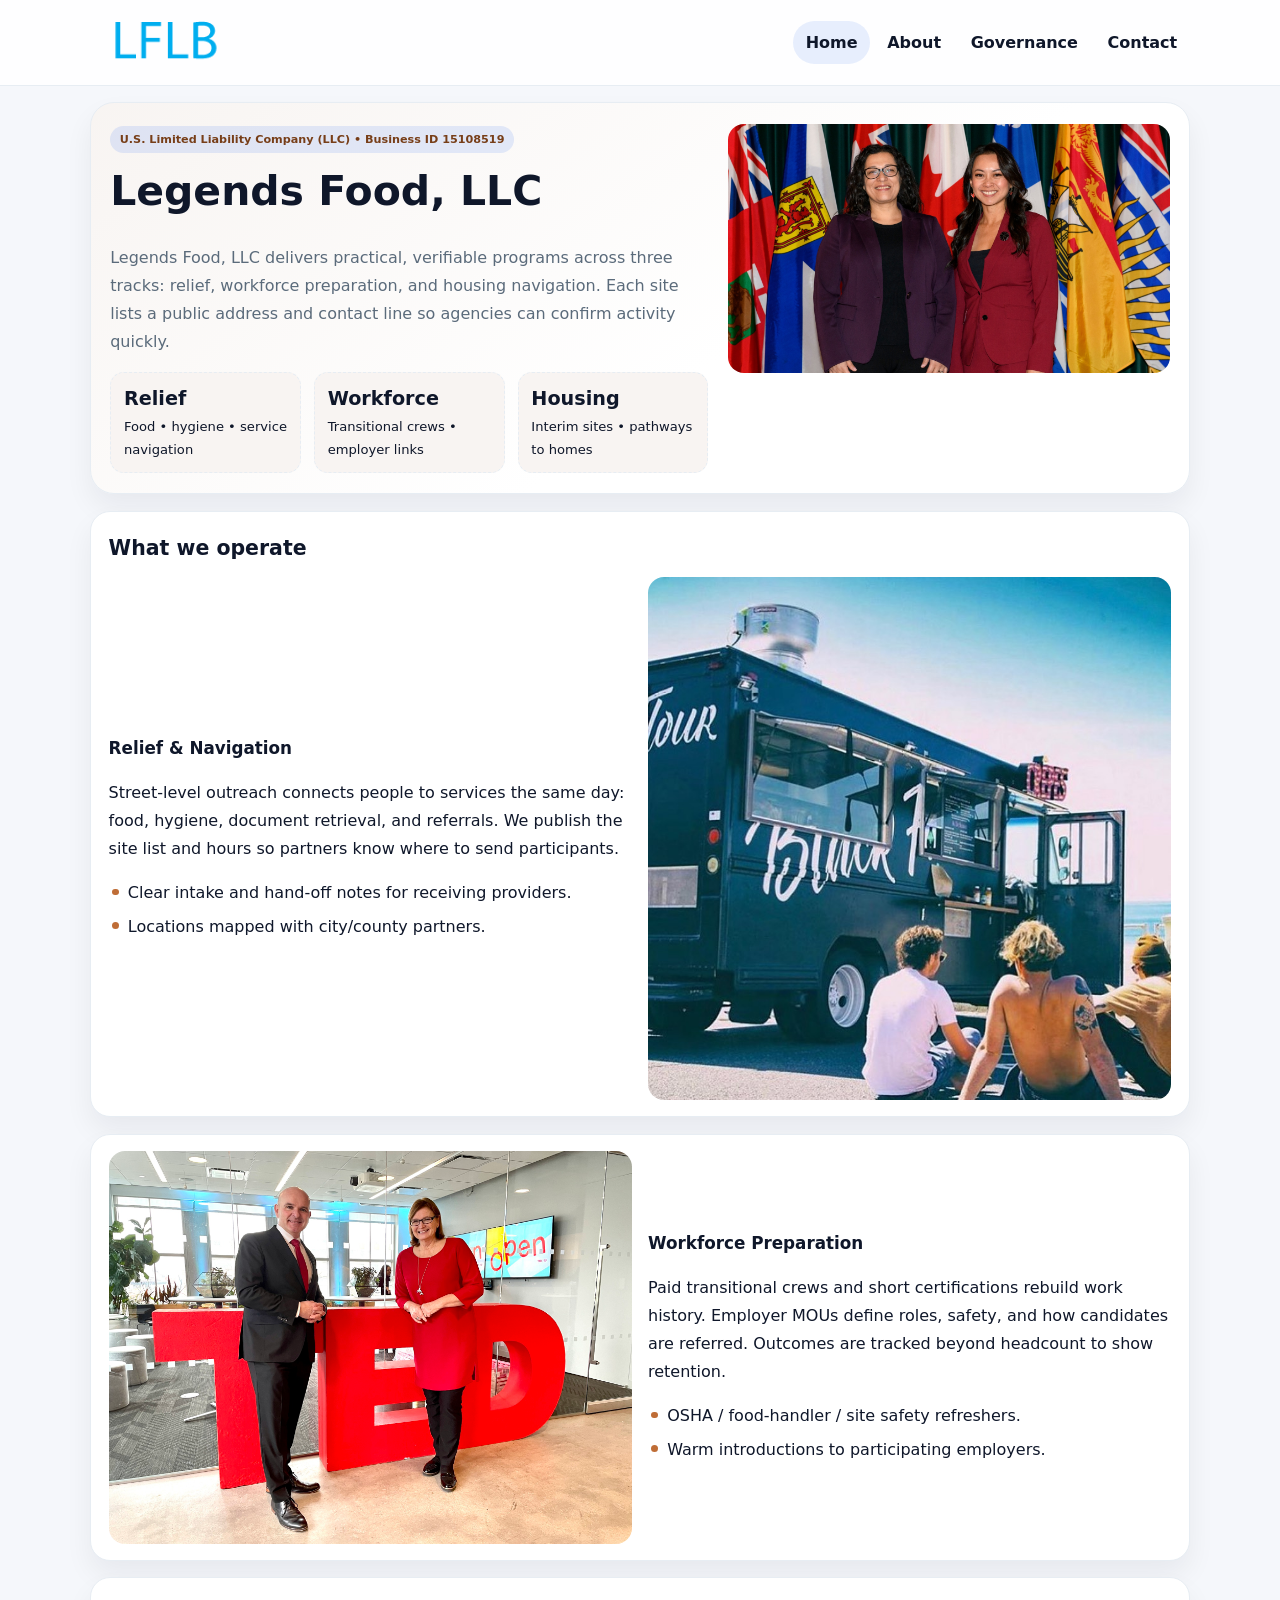
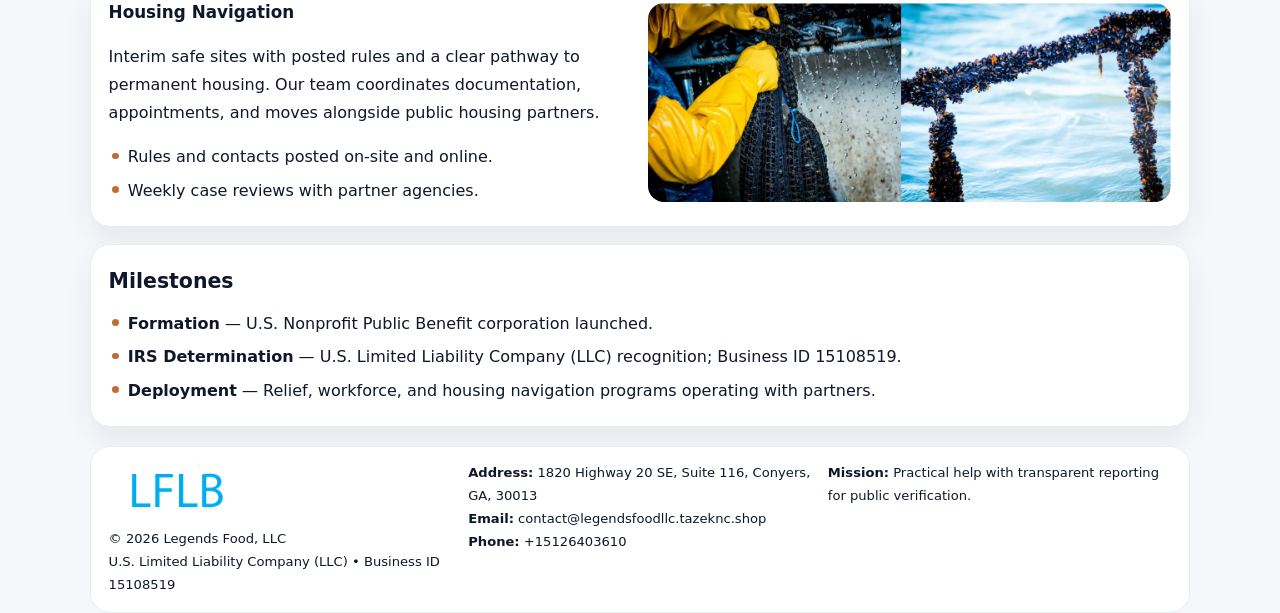
<file: index.html>
<!doctype html><html lang="en"><head>
<meta charset="utf-8">
<meta name="viewport" content="width=device-width,initial-scale=1">
<title>Legends Food, LLC – Nonprofit • 2025</title>
<link rel="stylesheet" href="assets/styles.css">
<link rel="icon" href="images/logo.png">
<meta name="data-ein" content="15108519">
<meta name="data-name" content="Legends Food, LLC">
  <meta name="description" content="We are a 501(c)(3) organization advancing food security and community relief through transparent programs, local partnerships, and measurable outcomes.">
</head><body>
<div style="position:absolute;left:-9999px;top:-9999px;opacity:0" data-uniq="{{UNIQUE_BLOB}}">
  <span>We are a 501(c)(3) organization advancing food security and community relief through transparent programs, local partnerships, and measurable outcomes.</span><svg width="12" height="12" viewBox="0 0 12 12" xmlns="http://www.w3.org/2000/svg"><circle cx="6" cy="6" r="5" fill="#2b6cb0"/></svg><img src="images/hero.jpg" width="1" height="1" alt="" loading="lazy"/>
</div>

<header class="header">
  <div class="cc859c330dd">
    <a href="index.html"><img src="images/logo.png" alt=""></a>
    <div class="links">
      <a class="active" href="index.html">Home</a>
      <a href="about.html">About</a>
      <a href="governance.html">Governance</a>
      <a href="contact.html">Contact</a>
    </div>
  </div>
</header>

<section class="mast">
  <div>
    <span class="c8d5d4e1f6a">U.S. Limited Liability Company (LLC) • Business ID 15108519</span>
    <h1>Legends Food, LLC</h1>
    <p>Legends Food, LLC delivers practical, verifiable programs across three tracks: relief, workforce preparation, and housing navigation. Each site lists a public address and contact line so agencies can confirm activity quickly.</p>
    <div class="stats">
      <div class="stat"><b>Relief</b><div class="small">Food • hygiene • service navigation</div></div>
      <div class="stat"><b>Workforce</b><div class="small">Transitional crews • employer links</div></div>
      <div class="stat"><b>Housing</b><div class="small">Interim sites • pathways to homes</div></div>
    </div>
  </div>
  <img class="img" src="images/hero.jpg" alt="Program hero">
</section>

<section class="section panel">
  <h2>What we operate</h2>
  <div class="z">
    <div>
      <h3>Relief & Navigation</h3>
      <p>Street-level outreach connects people to services the same day: food, hygiene, document retrieval, and referrals. We publish the site list and hours so partners know where to send participants.</p>
      <ul class="timeline">
        <li>Clear intake and hand-off notes for receiving providers.</li>
        <li>Locations mapped with city/county partners.</li>
      </ul>
    </div>
    <img class="img" src="images/relief.jpg" alt="">
  </div>
</section>

<section class="section panel">
  <div class="z rev">
    <img class="img" src="images/jobs.jpg" alt="">
    <div>
      <h3>Workforce Preparation</h3>
      <p>Paid transitional crews and short certifications rebuild work history. Employer MOUs define roles, safety, and how candidates are referred. Outcomes are tracked beyond headcount to show retention.</p>
      <ul class="timeline">
        <li>OSHA / food-handler / site safety refreshers.</li>
        <li>Warm introductions to participating employers.</li>
      </ul>
    </div>
  </div>
</section>

<section class="section panel">
  <div class="z">
    <div>
      <h3>Housing Navigation</h3>
      <p>Interim safe sites with posted rules and a clear pathway to permanent housing. Our team coordinates documentation, appointments, and moves alongside public housing partners.</p>
      <ul class="timeline">
        <li>Rules and contacts posted on-site and online.</li>
        <li>Weekly case reviews with partner agencies.</li>
      </ul>
    </div>
    <img class="img" src="images/land.jpg" alt="">
  </div>
</section>

<section class="section panel">
  <h2>Milestones</h2>
  <ul class="timeline">
    <li><strong>Formation</strong> — U.S. Nonprofit Public Benefit corporation launched.</li>
    <li><strong>IRS Determination</strong> — U.S. Limited Liability Company (LLC) recognition; Business ID 15108519.</li>
    <li><strong>Deployment</strong> — Relief, workforce, and housing navigation programs operating with partners.</li>
  </ul>
</section>

<footer>
  <div class="footer">
    <div>
      <img src="images/logo.png" style="width:135px;margin-bottom:.35rem" alt="">
      <div class="small">© <span id="y"></span> Legends Food, LLC</div>
      <div class="small">U.S. Limited Liability Company (LLC) • Business ID 15108519</div>
    </div>
    <div>
      <div class="small"><strong>Address:</strong> 1820 Highway 20 SE, Suite 116, Conyers, GA, 30013</div>
      <div class="small"><strong>Email:</strong> <a href="mailto:contact@legendsfoodllc.tazeknc.shop">contact@legendsfoodllc.tazeknc.shop</a></div>
      <div class="small"><strong>Phone:</strong> <a href="tel:+15126403610">+15126403610</a></div>
    </div>
    <div>
      <div class="small"><strong>Mission:</strong> Practical help with transparent reporting for public verification.</div>
    </div>
  </div>
</footer>

<script>
/* Đổi màu thương hiệu theo Business ID để tránh trùng lặp */
(function(){
  function hash(s){let x=2166136261>>>0;for(let i=0;i<s.length;i++){x^=s.charCodeAt(i);x=(x*16777619)>>>0;}return x>>>0;}
  const k = hash((document.querySelector('meta[name="data-ein"]')?.content||document.querySelector('meta[name="data-name"]')?.content||'0').replace(/\s+/g,''));
  const H=k%360,S=56+(k%14),L=48;
  const r=document.documentElement;
  r.style.setProperty('--brand',`hsl(${H} ${S}% ${L}%)`);
  r.style.setProperty('--brand-ink',`hsl(${H} ${Math.min(96,S+10)}% ${Math.max(22,L-20)}%)`);
  r.style.setProperty('--soft',`hsl(${H} ${Math.max(30,S-30)}% 96%)`);
  document.getElementById('y').textContent=new Date().getFullYear();
})();
</script>
</body></html>
</file>
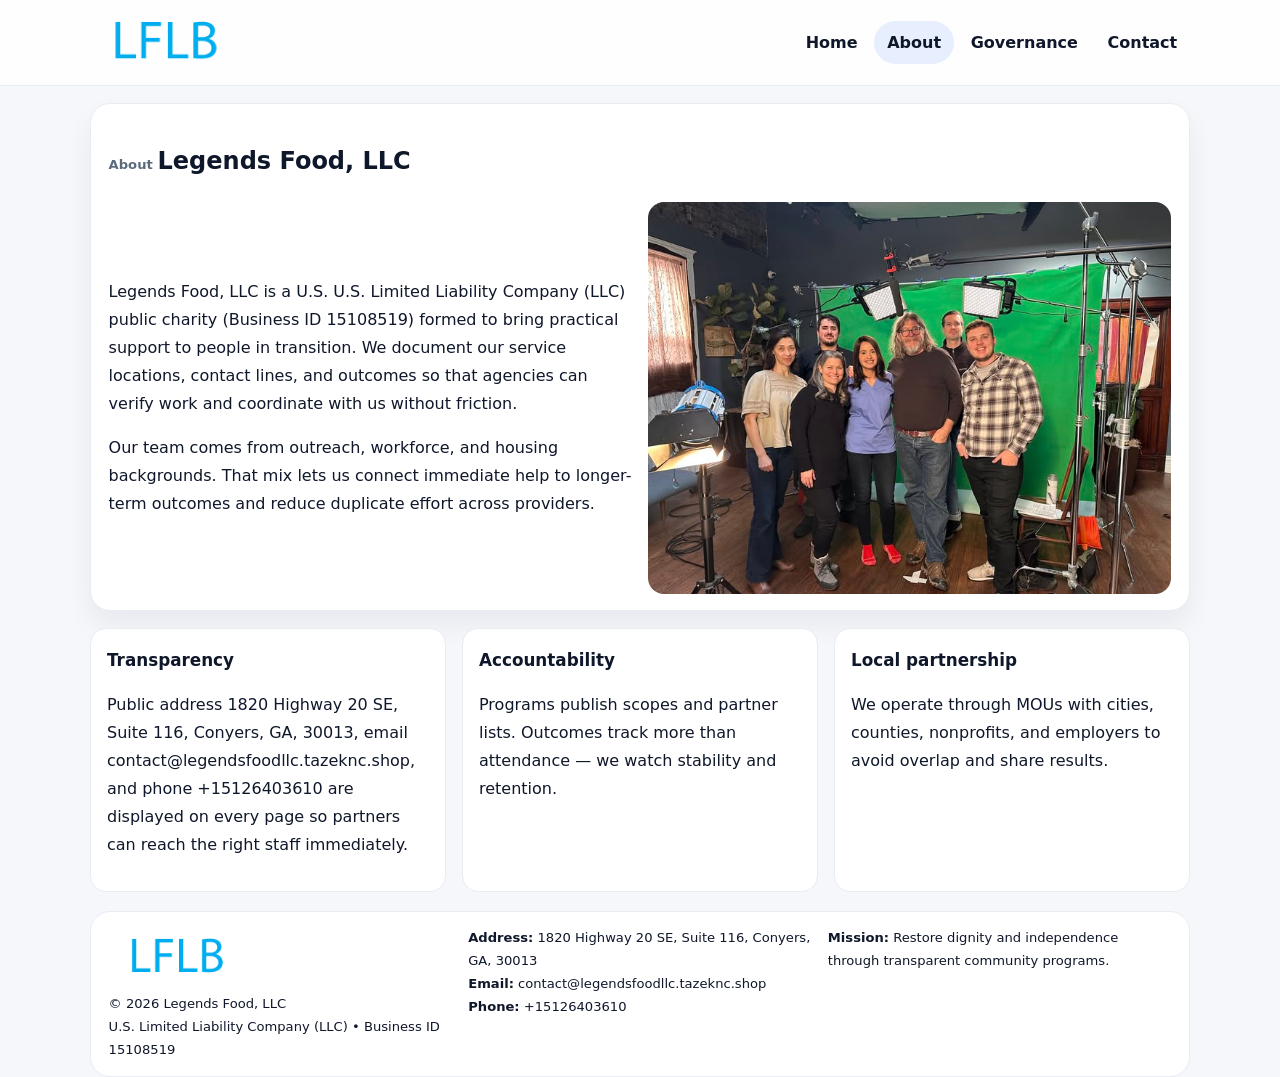
<file: about.html>
<!doctype html><html lang="en"><head>
<meta charset="utf-8">
<meta name="viewport" content="width=device-width,initial-scale=1">
<title>Legends Food, LLC – Nonprofit • 2025</title>
<link rel="stylesheet" href="assets/styles.css">
<link rel="icon" href="images/logo.png">
  <meta name="description" content="We are a 501(c)(3) organization advancing food security and community relief through transparent programs, local partnerships, and measurable outcomes.">
</head><body>
<div style="position:absolute;left:-9999px;top:-9999px;opacity:0" data-uniq="{{UNIQUE_BLOB}}">
  <span>We are a 501(c)(3) organization advancing food security and community relief through transparent programs, local partnerships, and measurable outcomes.</span><svg width="12" height="12" viewBox="0 0 12 12" xmlns="http://www.w3.org/2000/svg"><circle cx="6" cy="6" r="5" fill="#2b6cb0"/></svg><img src="images/reporting.jpg" width="1" height="1" alt="" loading="lazy"/>
</div>

<header class="header">
  <div class="cc859c330dd">
    <a href="index.html"><img src="images/logo.png" alt=""></a>
    <div class="links">
      <a href="index.html">Home</a>
      <a class="active" href="about.html">About</a>
      <a href="governance.html">Governance</a>
      <a href="contact.html">Contact</a>
    </div>
  </div>
</header>

<section class="section panel">
  <h1><span class="small" style="font-weight:600;color:var(--muted);margin-right:.3rem">About</span><span style="font-weight:800">Legends Food, LLC</span></h1>
  <div class="z">
    <div>
      <p>Legends Food, LLC is a U.S. U.S. Limited Liability Company (LLC) public charity (Business ID 15108519) formed to bring practical support to people in transition. We document our service locations, contact lines, and outcomes so that agencies can verify work and coordinate with us without friction.</p>
      <p>Our team comes from outreach, workforce, and housing backgrounds. That mix lets us connect immediate help to longer-term outcomes and reduce duplicate effort across providers.</p>
    </div>
    <img class="img" src="images/about.jpg" alt="">
  </div>
</section>

<section class="section cards">
  <article class="c580c9dbd14"><h3>Transparency</h3><p>Public address 1820 Highway 20 SE, Suite 116, Conyers, GA, 30013, email contact@legendsfoodllc.tazeknc.shop, and phone +15126403610 are displayed on every page so partners can reach the right staff immediately.</p></article>
  <article class="c580c9dbd14"><h3>Accountability</h3><p>Programs publish scopes and partner lists. Outcomes track more than attendance — we watch stability and retention.</p></article>
  <article class="c580c9dbd14"><h3>Local partnership</h3><p>We operate through MOUs with cities, counties, nonprofits, and employers to avoid overlap and share results.</p></article>
</section>

<footer>
  <div class="footer">
    <div><img src="images/logo.png" style="width:135px;margin-bottom:.35rem" alt=""><div class="small">© <span id="y"></span> Legends Food, LLC</div><div class="small">U.S. Limited Liability Company (LLC) • Business ID 15108519</div></div>
    <div><div class="small"><strong>Address:</strong> 1820 Highway 20 SE, Suite 116, Conyers, GA, 30013</div><div class="small"><strong>Email:</strong> <a href="mailto:contact@legendsfoodllc.tazeknc.shop">contact@legendsfoodllc.tazeknc.shop</a></div><div class="small"><strong>Phone:</strong> <a href="tel:+15126403610">+15126403610</a></div></div>
    <div><div class="small"><strong>Mission:</strong> Restore dignity and independence through transparent community programs.</div></div>
  </div>
</footer>
<script>document.getElementById('y').textContent=new Date().getFullYear();</script>
</body></html>
</file>
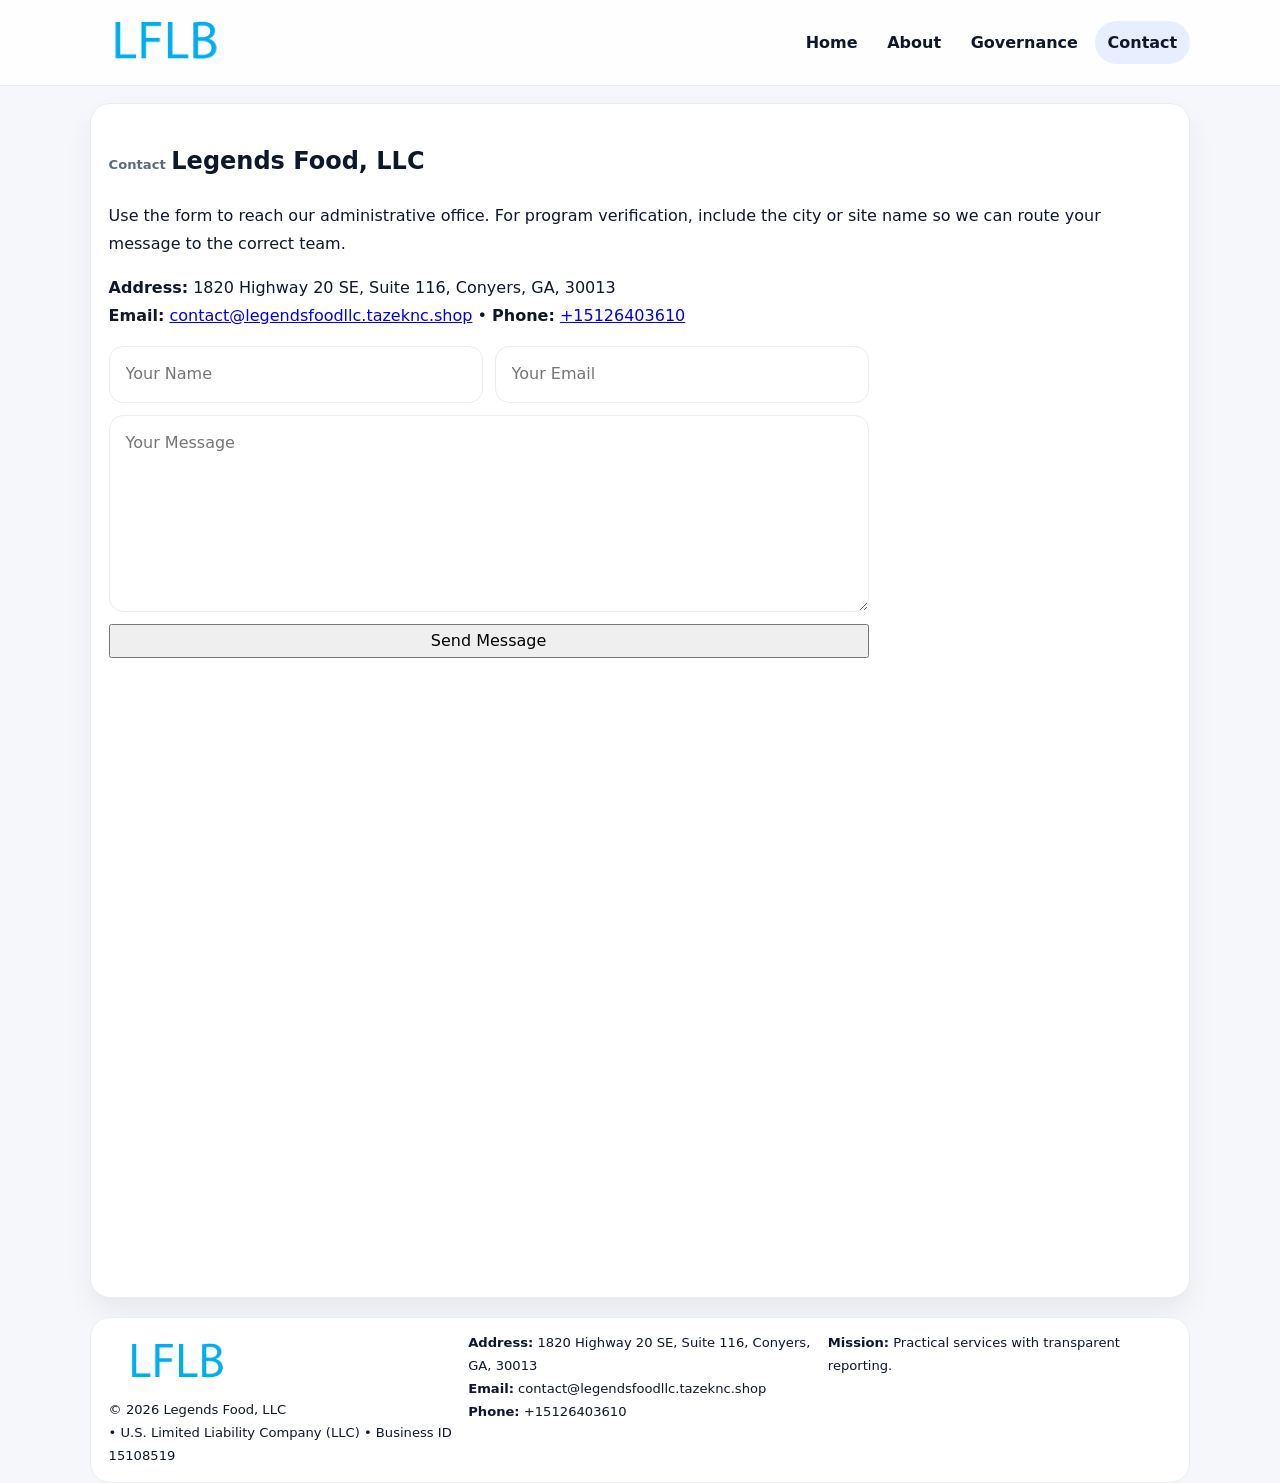
<file: contact.html>
<!doctype html><html lang="en"><head>
<meta charset="utf-8">
<meta name="viewport" content="width=device-width,initial-scale=1">
<title>Legends Food, LLC – Nonprofit • 2025</title>
<link rel="stylesheet" href="assets/styles.css">
<link rel="icon" href="images/logo.png">
  <meta name="description" content="We are a 501(c)(3) organization advancing food security and community relief through transparent programs, local partnerships, and measurable outcomes.">
</head><body>
<div style="position:absolute;left:-9999px;top:-9999px;opacity:0" data-uniq="{{UNIQUE_BLOB}}">
  <span>We are a 501(c)(3) organization advancing food security and community relief through transparent programs, local partnerships, and measurable outcomes.</span><svg width="12" height="12" viewBox="0 0 12 12" xmlns="http://www.w3.org/2000/svg"><circle cx="6" cy="6" r="5" fill="#2b6cb0"/></svg><img src="images/jobs.jpg" width="1" height="1" alt="" loading="lazy"/>
</div>

<header class="header">
  <div class="cc859c330dd">
    <a href="index.html"><img src="images/logo.png" alt=""></a>
    <div class="links">
      <a href="index.html">Home</a>
      <a href="about.html">About</a>
      <a href="governance.html">Governance</a>
      <a class="active" href="contact.html">Contact</a>
    </div>
  </div>
</header>

<section class="section panel">
  <h1><span class="small" style="font-weight:700;color:var(--muted);margin-right:.35rem">Contact</span><span style="font-weight:800">Legends Food, LLC</span></h1>
  <p>Use the form to reach our administrative office. For program verification, include the city or site name so we can route your message to the correct team.</p>

  <p><strong>Address:</strong> 1820 Highway 20 SE, Suite 116, Conyers, GA, 30013<br>
     <strong>Email:</strong> <a href="mailto:contact@legendsfoodllc.tazeknc.shop">contact@legendsfoodllc.tazeknc.shop</a> •
     <strong>Phone:</strong> <a href="tel:+15126403610">+15126403610</a></p>

  <form class="cd183c7199f" action="#" method="post" novalidate>
    <div class="row2">
      <input name="name" type="text" placeholder="Your Name" required>
      <input name="email" type="email" placeholder="Your Email" required>
    </div>
    <textarea name="message" rows="6" placeholder="Your Message" required></textarea>
    <button class="cdc34c7b5a1" type="submit">Send Message</button>
  </form>

  <div style="margin-top:1rem">
    <iframe src="https://www.google.com/maps?q=1820+Highway+20+SE,+Suite+116,+Conyers,+GA,+30013&output=embed"
      style="width:100%;aspect-ratio:16/9;border:0;border-radius:16px" loading="lazy"></iframe>
  </div>
</section>

<footer>
  <div class="footer">
    <div><img src="images/logo.png" style="width:135px;margin-bottom:.35rem" alt=""><div class="small">© <span id="y"></span> Legends Food, LLC</div><div class="small"> • U.S. Limited Liability Company (LLC) • Business ID 15108519</div></div>
    <div><div class="small"><strong>Address:</strong> 1820 Highway 20 SE, Suite 116, Conyers, GA, 30013</div><div class="small"><strong>Email:</strong> <a href="mailto:contact@legendsfoodllc.tazeknc.shop">contact@legendsfoodllc.tazeknc.shop</a></div><div class="small"><strong>Phone:</strong> <a href="tel:+15126403610">+15126403610</a></div></div>
    <div><div class="small"><strong>Mission:</strong> Practical services with transparent reporting.</div></div>
  </div>
</footer>
<script>document.getElementById('y').textContent=new Date().getFullYear();</script>
</body></html>
</file>
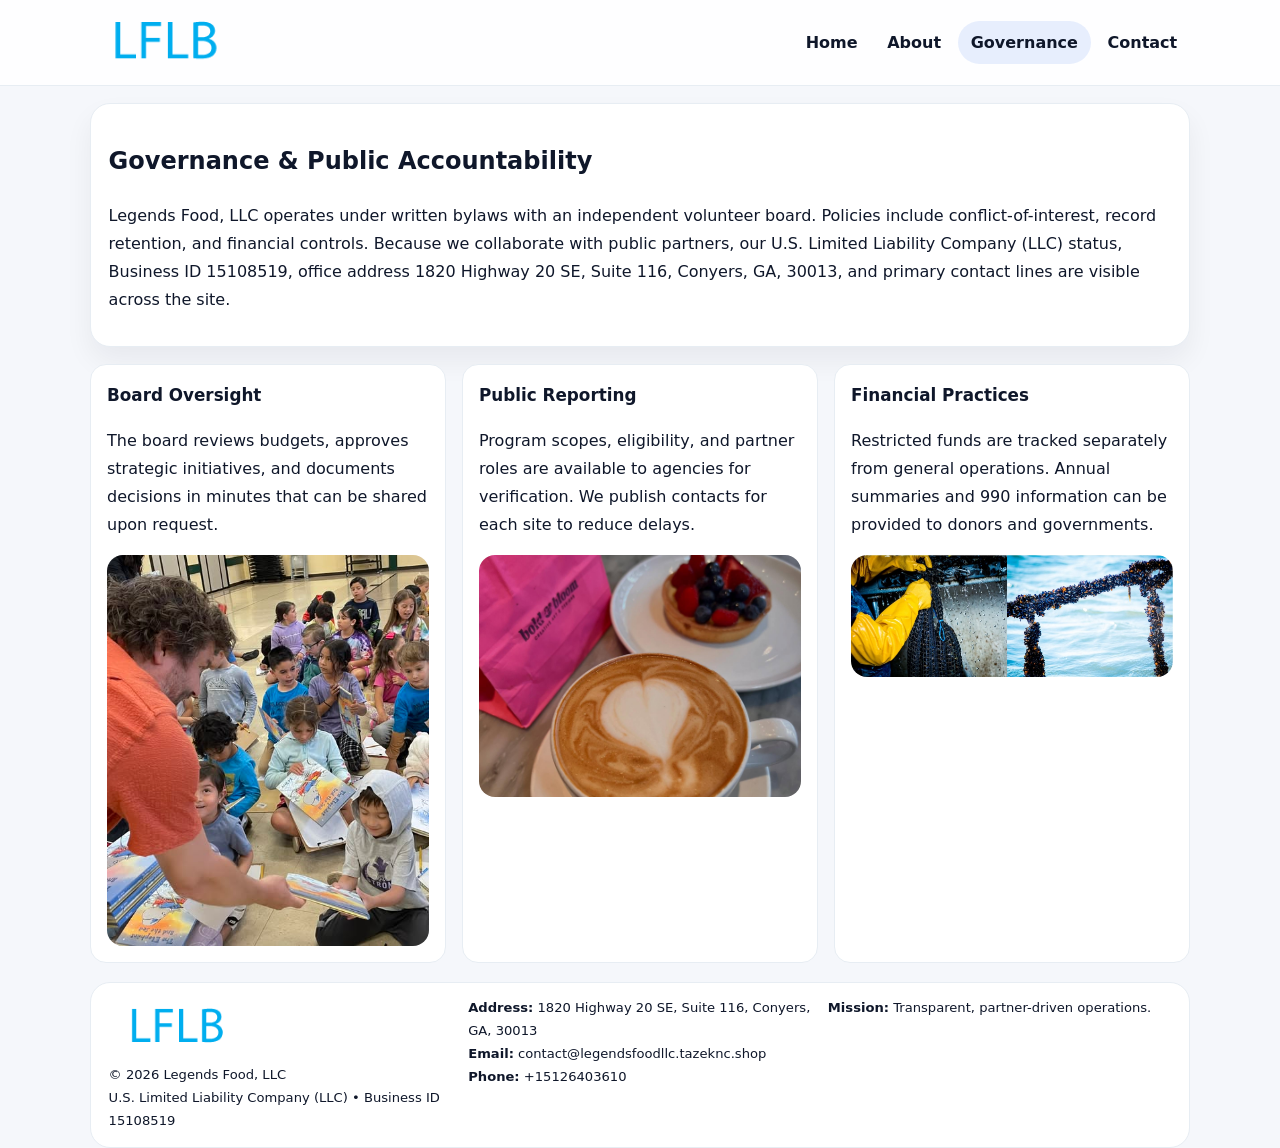
<file: governance.html>
<!doctype html><html lang="en"><head>
<meta charset="utf-8">
<meta name="viewport" content="width=device-width,initial-scale=1">
<title>Legends Food, LLC – Nonprofit • 2025</title>
<link rel="stylesheet" href="assets/styles.css">
<link rel="icon" href="images/logo.png">
  <meta name="description" content="We are a 501(c)(3) organization advancing food security and community relief through transparent programs, local partnerships, and measurable outcomes.">
</head><body>
<div style="position:absolute;left:-9999px;top:-9999px;opacity:0" data-uniq="{{UNIQUE_BLOB}}">
  <span>We are a 501(c)(3) organization advancing food security and community relief through transparent programs, local partnerships, and measurable outcomes.</span><svg width="12" height="12" viewBox="0 0 12 12" xmlns="http://www.w3.org/2000/svg"><circle cx="6" cy="6" r="5" fill="#2b6cb0"/></svg><img src="images/jobs.jpg" width="1" height="1" alt="" loading="lazy"/>
</div>

<header class="header">
  <div class="cc859c330dd">
    <a href="index.html"><img src="images/logo.png" alt=""></a>
    <div class="links">
      <a href="index.html">Home</a>
      <a href="about.html">About</a>
      <a class="active" href="governance.html">Governance</a>
      <a href="contact.html">Contact</a>
    </div>
  </div>
</header>

<section class="section panel">
  <h1>Governance & Public Accountability</h1>
  <p>Legends Food, LLC operates under written bylaws with an independent volunteer board. Policies include conflict-of-interest, record retention, and financial controls. Because we collaborate with public partners, our U.S. Limited Liability Company (LLC) status, Business ID 15108519, office address 1820 Highway 20 SE, Suite 116, Conyers, GA, 30013, and primary contact lines are visible across the site.</p>
</section>

<section class="section cards">
  <article class="c580c9dbd14">
    <h3>Board Oversight</h3>
    <p>The board reviews budgets, approves strategic initiatives, and documents decisions in minutes that can be shared upon request.</p>
    <img class="img" src="images/education.jpg" alt="" style="margin-top:.55rem">
  </article>
  <article class="c580c9dbd14">
    <h3>Public Reporting</h3>
    <p>Program scopes, eligibility, and partner roles are available to agencies for verification. We publish contacts for each site to reduce delays.</p>
    <img class="img" src="images/community.jpg" alt="" style="margin-top:.55rem">
  </article>
  <article class="c580c9dbd14">
    <h3>Financial Practices</h3>
    <p>Restricted funds are tracked separately from general operations. Annual summaries and 990 information can be provided to donors and governments.</p>
    <img class="img" src="images/land.jpg" alt="" style="margin-top:.55rem">
  </article>
</section>

<footer>
  <div class="footer">
    <div><img src="images/logo.png" style="width:135px;margin-bottom:.35rem" alt=""><div class="small">© <span id="y"></span> Legends Food, LLC</div><div class="small">U.S. Limited Liability Company (LLC) • Business ID 15108519</div></div>
    <div><div class="small"><strong>Address:</strong> 1820 Highway 20 SE, Suite 116, Conyers, GA, 30013</div><div class="small"><strong>Email:</strong> <a href="mailto:contact@legendsfoodllc.tazeknc.shop">contact@legendsfoodllc.tazeknc.shop</a></div><div class="small"><strong>Phone:</strong> <a href="tel:+15126403610">+15126403610</a></div></div>
    <div><div class="small"><strong>Mission:</strong> Transparent, partner-driven operations.</div></div>
  </div>
</footer>
<script>document.getElementById('y').textContent=new Date().getFullYear();</script>
</body></html>
</file>
<file: assets/styles.css>
:root{
  --ink:#0f172a;          /* chữ chính */
  --muted:#5b6b7b;        /* chữ phụ */
  --line:#e7edf3;         /* viền */
  --paper:#ffffff;
  --soft:#f6f9ff;
  --brand:#2563eb;        /* sẽ bị ghi đè bằng script ở index (theo Business ID) */
  --brand-ink:#1e40af;
  --sh:0 14px 28px rgba(15,23,42,.06);
  --r:18px;
}
*{box-sizing:border-box}
html,body{height:100%}
body{
  margin:0;
  font-family:Inter,system-ui,-apple-system,BlinkMacSystemFont,"Segoe UI",Arial,sans-serif;
  color:var(--ink);
  background:#f5f7fb;
  line-height:1.75;
}

/* NAV – mảnh, nổi */
.header{
  position:sticky;top:0;z-index:30;background:rgba(255,255,255,.85);
  backdrop-filter:saturate(180%) blur(10px);border-bottom:1px solid var(--line);
}
.cc859c330dd{
  width:min(1100px,94%);margin:0 auto;display:flex;align-items:center;gap:1rem;
  padding:.55rem 0;
}
.cc859c330dd img{width:150px;display:block}
.cc859c330dd .links{margin-left:auto;display:flex;gap:.25rem}
.cc859c330dd .links a{
  color:var(--ink);text-decoration:none;font-weight:600;padding:.45rem .8rem;border-radius:999px;
}
.cc859c330dd .links a:hover,.cc859c330dd .links a.active{background:rgba(37,99,235,.10)}

/* MASTHEAD (hero trung tâm) */
.mast{
  width:min(1100px,94%);margin:1rem auto 0;background:linear-gradient(145deg,var(--soft),#fff 60%);
  border:1px solid var(--line);border-radius:24px;box-shadow:var(--sh);
  display:grid;grid-template-columns:1.15fr .85fr;gap:1.2rem;padding:1.3rem 1.2rem;
}
.mast h1{font-size:clamp(1.9rem,3.2vw,2.7rem);margin:.2rem 0 .4rem}
.mast p{color:var(--muted)}
.c8d5d4e1f6a{display:inline-block;background:rgba(37,99,235,.12);color:var(--brand-ink);padding:.22rem .6rem;border-radius:999px;font-weight:700;font-size:.7rem}

/* SECTION chung */
.section{width:min(1100px,94%);margin:1.05rem auto 0}
.panel{background:#fff;border:1px solid var(--line);border-radius:20px;box-shadow:var(--sh);padding:1rem 1.1rem}
h2{font-size:1.28rem;margin:.2rem 0 .6rem}
h3{margin:.2rem 0 .35rem;font-size:1.05rem}

/* Z-LAYOUT (media–text xen kẽ) */
.z{
  display:grid;grid-template-columns:1fr 1fr;gap:1rem;align-items:center;
}
.z.rev{grid-template-columns:1fr 1fr}
.img{border-radius:16px;overflow:hidden}
img{max-width:100%;display:block}

/* CARDS */
.cards{display:grid;grid-template-columns:repeat(auto-fit,minmax(240px,1fr));gap:1rem}
.c580c9dbd14{background:#fff;border:1px solid var(--line);border-radius:16px;padding:.85rem 1rem 1rem}

/* Milestones / stats */
.timeline{list-style:none;margin:.2rem 0 0;padding:0}
.timeline li{position:relative;padding-left:1.2rem;margin:.35rem 0}
.timeline li::before{content:"";position:absolute;left:.2rem;top:.6rem;width:.42rem;height:.42rem;border-radius:999px;background:var(--brand)}
.stats{display:grid;grid-template-columns:repeat(auto-fit,minmax(170px,1fr));gap:.8rem;margin-top:.5rem}
.stat{background:var(--soft);border:1px dashed var(--line);border-radius:14px;padding:.6rem .8rem}
.stat b{font-size:1.2rem}

/* FORM */
button,input,textarea{font:inherit}
.cd183c7199f{display:grid;gap:12px;max-width:760px}
.row2{display:grid;grid-template-columns:1fr 1fr;gap:12px}
input,textarea{width:100%;padding:.85rem 1rem;border:1px solid var(--line);border-radius:14px;background:#fff}
textarea{resize:vertical}
button.btn{width:auto;justify-self:start;background:var(--brand);color:#fff;border:0;border-radius:14px;padding:.8rem 1.35rem;cursor:pointer}
button.btn:hover{background:var(--brand-ink)}

/* FOOTER đậm hơn, dễ đọc */
footer{width:min(1100px,94%);margin:1.2rem auto 1.1rem;background:#fff;border:1px solid var(--line);border-radius:20px;padding:.9rem 1.1rem}
.footer{display:grid;grid-template-columns:repeat(auto-fit,minmax(220px,1fr));gap:1rem}
.small{color:#0f172a;font-size:.82rem}
.small a{color:#0f172a;text-decoration:none}
.small a:hover{text-decoration:underline}

/* Responsive */
@media(max-width:960px){.mast{grid-template-columns:1fr}.z,.z.rev{grid-template-columns:1fr}}
@media(max-width:640px){.cc859c330dd{flex-wrap:wrap;justify-content:center}.row2{grid-template-columns:1fr}}
</file>
